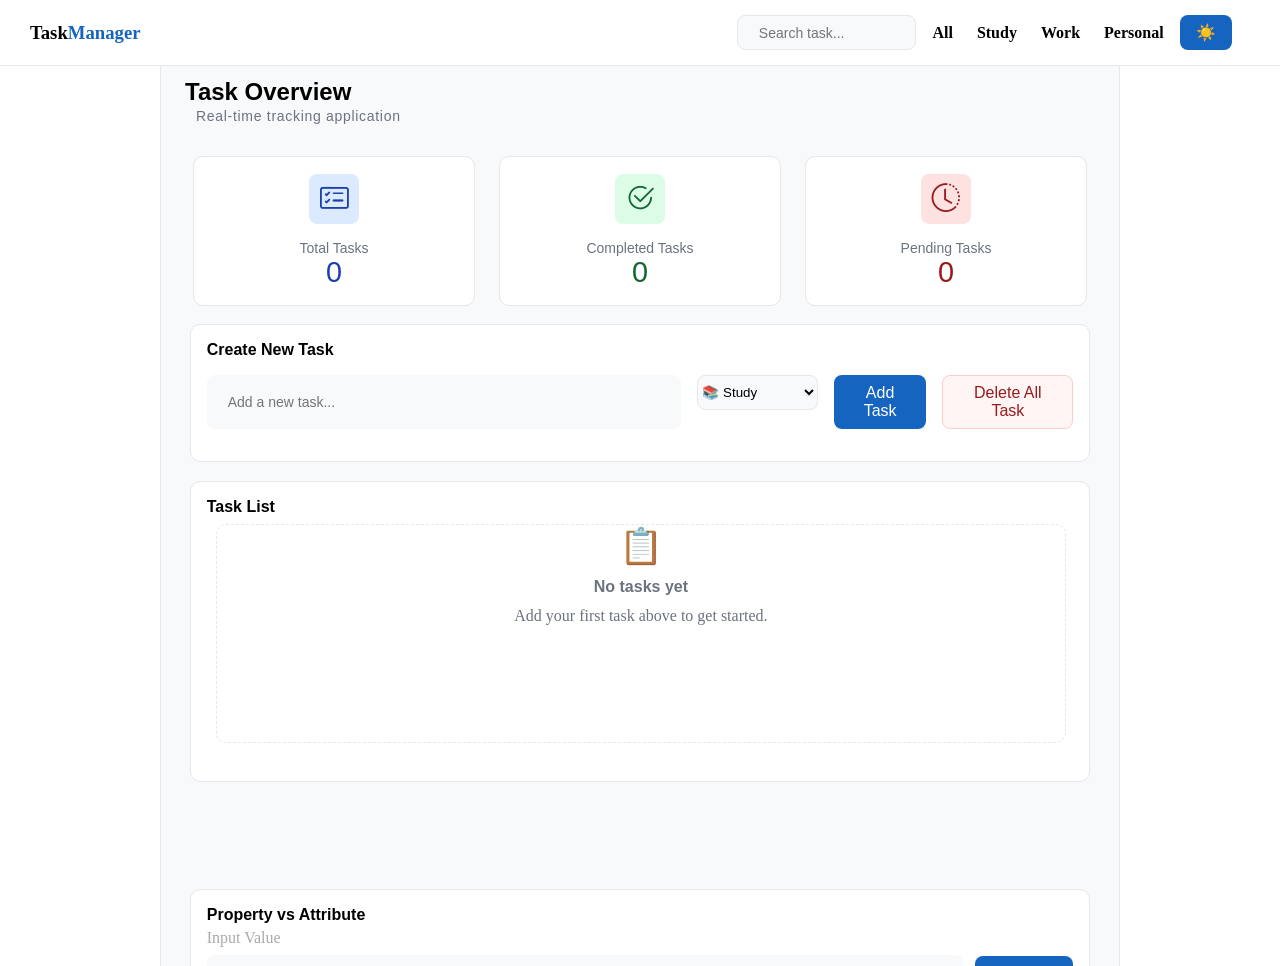
<file: index.html>
<!doctype html>
<html lang="en">
  <head>
    <meta charset="UTF-8" />
    <meta name="viewport" content="width=device-width, initial-scale=1.0" />
    <title>Document</title>
    <link rel="stylesheet" href="style.css" />
    <link
      rel="stylesheet"
      href="https://cdn.jsdelivr.net/npm/bootstrap-icons@1.13.1/font/bootstrap-icons.min.css"
    />
  </head>
  <body>
    <header>
      <h3>Task<span>Manager</span></h3>

      <div class="top-right">
        <input id="search" type="text" placeholder="Search task..." />
        <div class="link">
          <h4 id="all">All</h4>
          <h4 id="study">Study</h4>
          <h4 id="work">Work</h4>
          <h4 id="personal">Personal</h4>
        </div>
        <button id="themeToggle" class="btn">
          <!-- <i class="bi bi-moon-fill"></i> -->
          <span>☀️</span>
        </button>
      </div>
    </header>

    <main>
      <section id="section1">
        <h1>Task Overview</h1>
        <p id="title">Real-time tracking application</p>

        <div class="card">
          <div class="card1">
            <div class="card-icon-background1">
              <i class="bi bi-card-checklist"></i>
            </div>
            <p>Total Tasks</p>
            <p id="count1">0</p>
          </div>

          <div class="card1">
            <div class="card-icon-background2">
              <i class="bi bi-check2-circle"></i>
            </div>
            <p>Completed Tasks</p>
            <p id="count2">0</p>
          </div>

          <div class="card1">
            <div class="card-icon-background3">
              <i class="bi bi-clock-history"></i>
            </div>
            <p>Pending Tasks</p>
            <p id="count3">0</p>
          </div>
        </div>

        <div class="create-tasks">
          <h3>Create New Task</h3>

          <form id="formdiv">
            <input id="input" type="text" placeholder="Add a new task..." />

            <select name="" id="category">
              <option value="Study">📚 Study</option>
              <option value="Work">💼 Work</option>
              <option value="Personal">👤 Personal</option>
            </select>

            <button class="btn" type="submit">Add Task</button>
            <button class="delete" type="button">Delete All Task</button>
          </form>
        </div>

        <div class="display-tasks">
          <h3>Task List</h3>
          <div id="taskContainer" class="task-grid" aria-live="polite">
            <div class="empty-state" id="emptyState">
              <span class="task-icon">📋</span>
              <h3>No tasks yet</h3>
              <p>Add your first task above to get started.</p>
            </div>
          </div>
        </div>
      </section>

      <!-- section2 -->

      <section id="section2">
        <div class="input-demo">
          <h3>Property vs Attribute</h3>

          <div class="input-area">
            <div class="input-group">
              <label>Input Value</label>
              <input id="demoInput" type="text" value="Original Value" />
            </div>

            <button onclick="compareInput()">Compare</button>
          </div>

          <div class="comparison">
            <div class="code-card">
              <span>Property</span>
              <code>input.value</code>
              <p id="propertyOutput">-</p>
            </div>

            <div class="code-card">
              <span>Attribute</span>
              <code>input.getAttribute("value")</code>
              <p id="attributeOutput">-</p>
            </div>
          </div>
        </div>

        <div class="event">
          <h3>Event Propagation</h3>
          <button id="toggleBtn">Mode: Bubbling</button>
          <button id="clear">Clear Log</button>

          <div class="diagram">
            <div class="left">
              <div class="grand">
                <span id="div1">GrandParent</span>
                <div class="parent">
                  <span id="div2">Parent</span>
                  <button class="child">Click Me</button>
                </div>
              </div>
            </div>

            <div class="right">
              <p class="para">Event Execution Order ...</p>
              <div id="output"></div>
            </div>
          </div>

          <div class="prop-explanation">
            <details>
              <summary>📖 How propagation works</summary>
              <p>
                <strong>Bubbling (default):</strong> Child → Parent →
                Grandparent (inside-out)
              </p>
              <p>
                <strong>Capturing (true):</strong> Grandparent → Parent → Child
                (outside-in)
              </p>
            </details>
          </div>
        </div>
      </section>

      <!-- section3 -->
      <section id="section3">
        <div class="browser">
          <h3>Browser Rendering Pipeline</h3>

          <div class="pipeline-wrapper">
            <div class="html">
              <!-- html -->
              <div class="html-card">
                <div class="icon">&lt;/&gt;</div>
                <h4>HTML</h4>
                <p>Raw document</p>
              </div>

              <div class="pipe-arrow">→</div>

              <div class="parsing">
                <div class="icon">🔍</div>
                <h4>Parsing</h4>
                <p>Reading code</p>
              </div>
              <div class="pipe-arrow">→</div>
              <div class="Tokenization">
                <div class="icon">🔤</div>
                <h4>Tokenization</h4>
                <p>Breaking into tokens</p>
              </div>
              <div class="pipe-arrow">→</div>
              <div class="dom-tree">
                <div class="icon">🌳</div>
                <h4>DOM Tree</h4>
                <p>HTML structure</p>
              </div>
            </div>

            <div class="css">
              <!-- css -->
              <div class="css-card">
                <div class="icon">{}</div>
                <h4>CSS</h4>
                <p>Stylesheets</p>
              </div>
              <div class="pipe-arrow">→</div>

              <div class="cssom">
                <div class="icon">🎨</div>
                <h4>CSSOM Tree</h4>
                <p>CSS structure</p>
              </div>
              <div class="pipe-arrow">→</div>
              <div class="dom-cssom">
                <div class="icon">&lt;/&gt; {}</div>
                <h4>DOM + CSSOM</h4>
                <p>Render Tree</p>
              </div>
            </div>

            <!-- html css -->
            <div class="html-css">
              <div class="render">
                <div class="icon">🌿</div>
                <h4>Render Tree</h4>
                <p>Combined visual structure</p>
              </div>
              <div class="pipe-arrow">→</div>

              <div class="layout">
                <div class="icon">📐</div>
                <h4>Layout</h4>
                <p>Calculate positions</p>
              </div>
              <div class="pipe-arrow">→</div>

              <div class="paint">
                <div class="icon">🖌️</div>
                <h4>Paint</h4>
                <p>Draw pixels</p>
              </div>
              <div class="pipe-arrow">→</div>

              <div class="screen">
                <div class="icon">💻</div>
                <h4>Screen</h4>
                <p>Final result</p>
              </div>
            </div>
          </div>
        </div>

        <div id="methods">
          <h3>DOM Methods</h3>
          <div class="method-section">
            <span>createElement()</span>
            <span>createTextNode()</span>
            <span>append()</span>
            <span>prepend()</span>
            <span>before()</span>
            <span>after()</span>
            <span>replaceWith()</span>
            <span>remove()</span>
            <span>setAttribute()</span>
            <span>getAttribute()</span>
            <span>removeAttribute()</span>
            <span>hasAttribute()</span>
            <span>dataset</span>
            <span>classList</span>
            <span>addEventListener()</span>
            <span>querySelector()</span>
            <span>closest()</span>
            <span>createDocumentFragment()</span>
          </div>
        </div>
      </section>
    </main>

    <script src="script.js"></script>
  </body>
</html>
</file>
<file: style.css>
* {
  margin: 0;
  padding: 0;
  box-sizing: border-box;
}

html,
body,
main {
  height: 100%;
  width: 100%;
  /* position: relative; */
}
main {
  overflow-x: auto;
  scrollbar-width: none;
  overflow-y: auto;
}

/* Hide horizontal scrollbar but keep scrolling */
main::-webkit-scrollbar {
  height: 0;
}

html {
  scroll-behavior: smooth;
}

/* =========================
   HAMBURGER MENU
========================= */

.menu-toggle {
  display: none;
  background: transparent;
  border: none;
  font-size: 28px;
  cursor: pointer;
  color: var(--color-text);
}

[data-theme="dark"] {
  --color-primary: #60a5fa;
  --color-primary-dark: #3b82f6;
  --color-secondary: #34d399;

  --color-text: #f9fafb;
  --color-text-muted: #9ca3af;

  --color-bg: #111827;
  --color-bg-surface: #1f2937;
  --color-border: #374151;

  --green-text: #4ade80;
  --red-text: #f87171;
  --blue-text: #60a5fa;

  --bg-red: #3f1d1d;
  --bg-green: #14352a;
  --bg-blue: #172d4d;
  --heading-color: #ffffff;
  --main-bg: black;
}
/* 
#taskContainer {
  background-color: white;
} */

#taskContainer {
  background-color: var(--color-bg-surface);
}

main {
  background-color: var(--main-bg);
}

h1,
h3,
h4,
span,
.icon,
p,
#category {
  color: var(--heading-color);
}

.span {
  color: #111827;
}

html[data-theme="dark"] .span {
  color: white;
}

/* Define variables on :root — available everywhere */
:root {
  /* Colors */
  --color-primary: #1565c0;
  --color-primary-dark: #1976d2;
  --color-secondary: #10b981;
  --color-text: black;
  --color-text-muted: #6b7280;
  --color-bg: #f8f9fb;
  --color-bg-surface: #ffffff;
  --color-border: #e5e7eb;
  --green-text: #166534;
  --red-text: #991b1b;
  --blue-text: #1e40af;
  --bg-red: #fee2e2;
  --bg-green: #dcfce7;
  --bg-blue: #dbeafe;

  /* Typography */
  --font-sans: "Inter", sans-serif;
  --font-mono: "JetBrains Mono", "Fira Code", monospace;
  --text-sm: 0.875rem; /* 14px */
  --text-base: 1rem; /* 16px */
  --text-lg: 1.125rem; /* 18px */
  --text-xl: 1.25rem; /* 20px */
  --text-2xl: 1.5rem; /* 24px */

  /* Spacing */
  --space-1: 4px;
  --space-2: 8px;
  --space-3: 12px;
  --space-4: 16px;
  --space-6: 24px;
  --space-8: 32px;

  /* Borders */
  --border-radius: 10px;
  --radius-sm: 4px;
  --radius-md: 8px;
  --radius-lg: 12px;
  --radius-full: 9999px; /* pill shape */

  /* Shadows */
  --shadow-sm: 0 1px 2px rgba(0, 0, 0, 0.05);
  --shadow-md: 0 4px 6px rgba(0, 0, 0, 0.07), 0 2px 4px rgba(0, 0, 0, 0.06);
  --shadow-lg: 0 10px 15px rgba(0, 0, 0, 0.1), 0 4px 6px rgba(0, 0, 0, 0.05);
}

/* Use them everywhere */
.btn,
.buttons button,
.input-area button {
  background: var(--color-primary);
  color: var(--color-bg-surface);
  font-family: var(--font-sans);
  font-size: var(--text-base);
  padding: var(--space-2) var(--space-4);
  border-radius: var(--radius-md);
  border: none;
  font-weight: 500;
  cursor: pointer;
  outline: none;
}

.btn:hover {
  background: var(--color-primary-dark);
  color: var(--color-bg-surface);
}

/* section1 */

header {
  display: flex;
  justify-content: space-between;
  padding: 15px 30px;
  background-color: var(--color-bg-surface);
  border-bottom: 1px solid var(--color-border);
  position: sticky;
  align-items: center;
  top: 0;
  width: 100%;
}

.top-right {
  display: flex;
  gap: 1em;
}

.top-right .btn {
  background: var(--color-primary);
  color: var(--color-bg-surface);
  font-family: var(--font-sans);
  font-size: var(--text-base);
  padding: var(--space-2) var(--space-4);
  border-radius: var(--radius-md);
  border: none;
  font-weight: 500;
  cursor: pointer;
}

.top-right .btn:hover {
  background: var(--color-primary-dark);
  color: var(--color-bg-surface);
}

.top-right #search {
  width: 35%;
  font-size: var(--text-sm);
  color: var(--color-text-muted);
  border: 1px solid var(--color-border);
  outline: none;
  padding-left: 1.5em;
  background-color: var(--color-bg);
  border-radius: var(--radius-md);
}

.link {
  display: flex;
  gap: 1.5em;
  align-items: center;
  justify-content: center;
}

.link h4 {
  cursor: pointer;
}

.link h4:hover {
  cursor: pointer;
  color: var(--color-primary);
}

h3 {
  cursor: pointer;
}

h3 span {
  color: var(--color-primary);
}

#section1 {
  width: 75%;
  height: calc(94.8% - 30px);
  margin: 0 auto;
  background-color: var(--color-bg);
  border-right: 1px solid var(--color-border);
  border-left: 1px solid var(--color-border);
}

#section1 h1 {
  padding: 0.5em 0 0 1em;
  font-family: var(--font-sans);
  margin-bottom: 0.1em;
}

#section1 #title {
  padding: 0 0 0 2.5em;
  font-family: var(--font-sans);
  color: var(--color-text-muted);
  font-size: var(--text-sm);
  letter-spacing: 0.7px;
}

.card {
  display: grid;
  height: 200px;
  grid-template-columns: 0.5fr 0.5fr 0.5fr;
  grid-template-rows: 0.7fr;
  gap: 1.5em;
  padding: 2em;
}

.card1 {
  display: flex;
  flex-direction: column;
  align-items: center;
  justify-content: center;
  background-color: var(--color-bg-surface);
  border-radius: var(--border-radius);
  height: 150px;
  border: 1px solid var(--color-border);
}

.card-icon-background1,
.card-icon-background2,
.card-icon-background3 {
  width: 50px;
  height: 50px;
  border-radius: var(--radius-md);
  display: flex;
  align-items: center;
  justify-content: center;
  margin-bottom: 1em;
}

i {
  font-size: 1.8rem;
}

.bi-card-checklist,
#count1 {
  color: var(--blue-text);
}

.bi-check2-circle,
#count2 {
  color: var(--green-text);
}

.bi-clock-history,
#count3 {
  color: var(--red-text);
}

.card1 #count1,
#count2,
#count3 {
  font-size: 1.8rem;
}

.card1 .title {
  text-align: left;
}

.card-icon-background1 {
  background-color: var(--bg-blue);
}

.card-icon-background2 {
  background-color: var(--bg-green);
}

.card-icon-background3 {
  background-color: var(--bg-red);
}

.card1 p {
  color: var(--color-text-muted);
  font-family: var(--font-sans);
  font-size: var(--text-sm);
}

.create-tasks {
  background-color: var(--color-bg-surface);
  height: 16.7%;
  width: 94%;
  margin: 0 auto;
  border-radius: var(--border-radius);
  border: 1px solid var(--color-border);
  padding: 1em;
}

.create-tasks h3 {
  font-family: var(--font-sans);
  font-size: var(--text-base);
}

#formdiv {
  display: flex;
  gap: 1em;
}

#input {
  width: 59%;
  font-size: var(--text-sm);
  color: var(--color-text-muted);
  /* border: 1px solid var(--color-border); */
  /* outline: var(--color-primary-dark); */
  outline: none;
  border: none;
  padding-left: 1.5em;
  background-color: var(--color-bg);
  border-radius: var(--radius-md);
}

#input:focus,
select:focus {
  border: 2px solid var(--color-primary-dark);
}

select {
  height: 35px;
  width: 130px;
  outline: none;
  background-color: var(--color-bg);
  border-radius: var(--radius-md);
  border: 1px solid var(--color-border);
  cursor: pointer;
}

#formdiv {
  margin-top: 1em;
}

#formdiv .delete {
  color: var(--red-text);
  background-color: #fff5f5;
  font-family: var(--font-sans);
  font-size: var(--text-base);
  padding: var(--space-2) var(--space-4);
  border-radius: var(--radius-md);
  border: 0.2px solid #ffcccc;
  font-weight: 500;
  cursor: pointer;
}

#formdiv .delete:hover {
  background-color: var(--bg-red);
  border: 0.2px solid var(--red-text);
}

.display-tasks {
  height: 36.6%;
  background-color: var(--color-bg-surface);
  width: 94%;
  margin: 0 auto;
  margin-top: 1.2em;
  border-radius: var(--border-radius);
  border: 1px solid var(--color-border);
  padding: 1em;
}

.display-tasks h3 {
  font-family: var(--font-sans);
  font-size: var(--text-base);
}

.taskcard {
  min-height: 130px;
  width: 100%;
  background-color: var(--color-bg);
  border: 1px solid var(--color-border);
  padding: 10px;
  border-radius: 10px;
  display: flex;
  justify-content: space-between;
  flex-direction: column;
  gap: 10px;
}

.tasktop {
  display: flex;
  width: 100%;
  justify-content: space-between;
  height: 30%;
  gap: 5px;
}

.task-title {
  width: 100%;
}

.span {
  font-size: var(--text-sm);
  color: rgba(0, 0, 0, 0.81);
  font-weight: 500;
  font-family: var(--font-sans);
  width: fit-content;
}

.btnsall {
  display: flex;
  gap: 5px;
  width: fit-content;
  height: fit-content;
}

.edit-btn,
.complete-btn,
.delbtn {
  padding: 5px 6px;
  border: 1px solid var(--color-text-muted);
  font-size: 12px;
  border-radius: 8px;
  font-weight: 600;
}

.edit-btn {
  color: var(--blue-text);
}

.complete-btn {
  color: var(--green-text);
}

.delbtn {
  color: var(--red-text);
}

#taskContainer {
  height: 82%;
  width: 98%;
  overflow-y: auto;
  margin-top: 0.5em;
  border: 1px dashed var(--color-border);
  margin-left: 0.6em;
  border-radius: var(--border-radius);
  position: relative;
  padding: 20px;
  background-color: var(--color-bg-surface);
  display: grid;
  grid-template-columns: repeat(auto-fill, minmax(270px, 1fr));
  gap: 0.875rem;
}

#emptyState {
  display: flex;
  flex-direction: column;
  align-items: center;
  justify-self: center;
  gap: 0.7em;
  position: absolute;
  /* bottom: 10%; */
}

#emptyState h3 {
  color: var(--color-text-muted);
}

#emptyState p {
  color: var(--color-text-muted);
}

.task-icon {
  font-size: 2.2rem;
}

.categorybtn {
  padding: 2px 8px;
  border-radius: var(--radius-md);
  border: 1px solid var(--color-text-muted);
}

/* section2 */
#section2 {
  width: 75%;
  height: calc(94.8% - 30px);
  margin: 0 auto;
  background-color: var(--color-bg);
  border-right: 1px solid var(--color-border);
  border-left: 1px solid var(--color-border);
  /* border-bottom: 1px solid var(--color-border); */
  display: flex;
  flex-direction: column;
  gap: 1.3em;
  overflow-y: auto;
  overflow-x: hidden;
}

#section2 .input-demo {
  height: 35%;
  background-color: var(--color-bg-surface);
  width: 94%;
  margin: 0 auto;
  border-radius: var(--border-radius);
  border: 1px solid var(--color-border);
  padding: 1em;
}

.input-demo h3 {
  font-family: var(--font-sans);
  font-size: var(--text-base);
  margin-bottom: 5px;
}

/* attribute */

.input-demo {
  background: #171311;
  border: 1px solid #302621;
  border-radius: 14px;
  padding: 25px;
  margin-bottom: 25px;
}

/* .buttons button,
.input-area button {
  border: 1px solid #3b4f66;
  background: var(--color-primary);
  color: #e8f1fa;
  padding: 10px 15px;
  border-radius: 8px;
  cursor: pointer;
  transition: 0.2s;
} */

.input-area {
  display: flex;
  gap: 12px;
  align-items: end;
}

.input-group {
  flex: 1;
}

.comparison {
  display: grid;
  grid-template-columns: 1fr 1fr;
  gap: 15px;
  margin-top: 10px;
}

.code-card {
  background: var(--color-bg);
  border: 1px solid var(--color-border);
  padding: 12px;
  border-radius: 10px;
}

.code-card span {
  color: var(--color-text);
  font-size: var(--text-sm);
  font-family: var(--font-sans);
}

.code-card code {
  display: block;
  margin: 10px 0;
  color: var(--color-primary-dark);
  font-size: 15px;
}

.code-card p {
  color: #67dca5;
}

.input-group label {
  display: block;
  color: #aaa;
  margin-bottom: 8px;
}

.input-group input {
  width: 100%;
  box-sizing: border-box;
  padding: 10px;
  background: var(--color-bg);
  border: none;
  color: white;
  border-radius: var(--radius-md);
  outline: none;
  color: var(--color-text-muted);
}

.input-group input:focus {
  border-color: #4d8dff;
}

#section2 .event {
  height: 52%;
  background-color: var(--color-bg-surface);
  width: 94%;
  margin: 0 auto;
  border-radius: var(--border-radius);
  border: 1px solid var(--color-border);
  padding: 1em;
  transition: height 0.3s ease;
}

.event h3 {
  font-family: var(--font-sans);
  font-size: var(--text-base);
  margin-bottom: 0.5em;
}

#toggleBtn {
  color: var(--blue-text);
  background-color: #dbeafe;
  font-family: var(--font-sans);
  font-size: var(--text-base);
  padding: var(--space-2) var(--space-4);
  border-radius: var(--radius-md);
  border: 0.2px solid #c7d2fe;
  font-weight: 500;
  cursor: pointer;
  margin-right: 10px;
}

.event #clear {
  color: var(--red-text);
  background-color: #fff5f5;
  font-family: var(--font-sans);
  font-size: var(--text-base);
  padding: var(--space-2) var(--space-4);
  border-radius: var(--radius-md);
  border: 0.2px solid #ffcccc;
  font-weight: 500;
  cursor: pointer;
}

.event #clear:hover {
  background-color: var(--bg-red);
  border: 0.2px solid var(--red-text);
}

.diagram {
  width: 100%;
  height: 200px;
  display: flex;
  align-items: center;
  justify-content: center;
  gap: 1em;
}

.diagram .left {
  height: 78%;
  width: 48.7%;
  border-radius: var(--border-radius);
}

.diagram .left .grand {
  background-color: var(--bg-blue);
  border-radius: var(--border-radius);
  height: 100%;
  width: 100%;
  border: 1px solid rgb(188, 188, 249);
  display: flex;
  align-items: end;
  justify-content: center;
  position: relative;
  padding-bottom: 3.5%;
}

.diagram .left .grand .parent {
  background-color: var(--bg-green);
  border-radius: var(--border-radius);
  height: 60%;
  width: 92%;
  border: 1px solid rgb(170, 252, 170);
  position: absolute;
  display: flex;
  align-items: end;
  justify-content: center;
  padding-bottom: 3.5%;
}

.diagram .left .grand .parent .child {
  height: 50%;
  width: 92%;
  color: var(--color-text-muted);
  background-color: #fff5f5;
  font-family: var(--font-sans);
  font-size: var(--text-sm);
  padding: var(--space-2) var(--space-4);
  border-radius: var(--radius-md);
  border: 0.2px solid #ffcccc;
  font-weight: 500;
  cursor: pointer;
  outline: none;
}
.grand #div1 {
  padding-top: 0.5em;
  position: absolute;
  top: 0;
  color: var(--color-text-muted);
}

.parent #div2 {
  position: absolute;
  top: 0;
  color: var(--color-text-muted);
  padding-top: 0.5em;
}

.diagram .right {
  height: 78%;
  width: 48.7%;
  background-color: var(--color-bg);
  border-radius: var(--border-radius);
  border: 1px solid var(--color-border);
}

.right p {
  color: var(--color-text-muted);
  padding: 0.7em 0 0 0.7em;
}

.right #output {
  height: 100%;
  width: 100%;
}

.left .grand {
  background-color: var(--bg-blue);
}

/* Increase ONLY height when details is open */
#section2 .event:has(details[open]) {
  height: 58%;
}

.prop-explanation:has(details[open]) {
  padding-top: 0.3em;
  height: 25%;
}

.prop-explanation {
  height: 15%;
  width: 99%;
  background-color: var(--color-bg);
  border: 1px solid var(--color-border);
  border-radius: var(--radius-md);
  padding: 10px;
  margin: 0 auto;
}

.prop-explanation p {
  color: var(--color-text-muted);
  padding: 0.4em 0 0 0.4em;
}

.prop-explanation summary::marker {
  content: "";
}

summary {
  color: var(--color-text);
  font-size: var(--text-base);
  font-weight: 500;
  font-family: var(--font-sans);
}

/* section3 */

#section3 {
  width: 75%;
  height: 100vh;
  margin: 0 auto;
  background-color: var(--color-bg);
  border-right: 1px solid var(--color-border);
  border-left: 1px solid var(--color-border);
  border-bottom: 1px solid var(--color-border);
}

#section3 .browser {
  width: 94%;
  min-height: 130px;
  background-color: var(--color-bg-surface);
  margin: 0 auto;
  border-radius: var(--border-radius);
  border: 1px solid var(--color-border);
  padding: 1em;
}

.browser h3 {
  font-family: var(--font-sans);
  font-size: var(--text-base);
  margin-bottom: 0.5em;
}

.html-card,
.parsing,
.Tokenization,
.dom-tree,
.css-card,
.cssom,
.dom-cssom,
.render,
.layout,
.paint,
.screen {
  width: 190px;
  min-height: 120px;
  display: flex;
  flex-direction: column;
  background-color: var(--color-bg);
  border: 1px solid var(--color-border);
  border-radius: var(--border-radius);
  padding: 15px;
  align-items: center;
  justify-content: center;
  text-align: center;
  gap: 5px;
  box-shadow: var(--shadow-sm);
  flex-shrink: 0;
}

.html-card:hover,
.parsing:hover,
.Tokenization:hover,
.dom-tree:hover,
.css-card:hover,
.cssom:hover,
.dom-cssom:hover,
.render:hover,
.layout:hover,
.paint:hover,
.screen:hover {
  transition:
    transform 0.3s ease,
    box-shadow 0.3s ease,
    border-color 0.3s ease;
}

.html-card:hover {
  border: 2px solid #2196f3;
  box-shadow: 0 6px 18px rgba(33, 150, 243, 0.3);
}

.parsing:hover {
  border: 2px solid #9c27b0;
  box-shadow: 0 6px 18px rgba(156, 39, 176, 0.3);
}

.Tokenization:hover {
  border: 2px solid #4caf50;
  box-shadow: 0 6px 18px rgba(76, 175, 80, 0.3);
}

.dom-tree:hover {
  border: 2px solid #ff9800;
  box-shadow: 0 6px 18px rgba(255, 152, 0, 0.3);
}

.css-card:hover {
  border: 2px solid #e91e63;
  box-shadow: 0 6px 18px rgba(233, 30, 99, 0.3);
}

.cssom:hover {
  border: 2px solid #00bcd4;
  box-shadow: 0 6px 18px rgba(0, 188, 212, 0.3);
}

.dom-cssom:hover {
  border: 2px solid #fbc02d;
  box-shadow: 0 6px 18px rgba(251, 192, 45, 0.3);
}

.render:hover {
  border: 2px solid #f44336;
  box-shadow: 0 6px 18px rgba(244, 67, 54, 0.3);
}

.layout:hover {
  border: 2px solid #8bc34a;
  box-shadow: 0 6px 18px rgba(139, 195, 74, 0.3);
}

.paint:hover {
  border: 2px solid #00bcd4;
  box-shadow: 0 6px 18px rgba(0, 188, 212, 0.3);
}

.screen:hover {
  border: 2px solid #009688;
  box-shadow: 0 6px 18px rgba(0, 150, 136, 0.3);
}

.html,
.css,
.html-css {
  display: flex;
  gap: 8px;
  align-items: center;
  justify-content: center;
  width: 100%;
}

.pipeline-wrapper {
  display: flex;
  flex-direction: column;
  gap: 15px;
  align-items: center;
  justify-content: center;
  width: 100%;
}

.pipeline-wrapper .icon {
  font-size: var(--text-xl);
  margin-bottom: 2px;
  font-weight: 600;
}

.pipeline-wrapper h4 {
  font-family: var(--font-sans);
  font-size: var(--text-base);
}

.pipe-arrow {
  color: var(--blue-text);
  font-size: var(--text-lg);
  font-weight: 700;
}

#methods {
  width: 94%;
  min-height: 130px;
  background-color: var(--color-bg-surface);
  margin: 0 auto;
  border-radius: var(--border-radius);
  border: 1px solid var(--color-border);
  padding: 1em;
  margin-top: 1.2em;
}

.method-section {
  display: flex;
  gap: 1em;
  flex-wrap: wrap;
  padding: 10px 0px;
  align-items: flex-start;
  justify-content: flex-start;
}

.method-section span {
  background-color: var(--color-bg);
  border: 1px solid var(--color-border);
  padding: 0.28rem 0.75rem;
  border-radius: 5px;
  font-weight: 500;
}

.method-section span:hover {
  background-color: var(--color-bg);
  border: 1px solid var(--blue-text);
  box-shadow: 0 6px 18px rgba(33, 150, 243, 0.3);
  padding: 0.28rem 0.75rem;
  border-radius: 5px;
  font-weight: 500;
  color: var(--blue-text);
}
</file>
